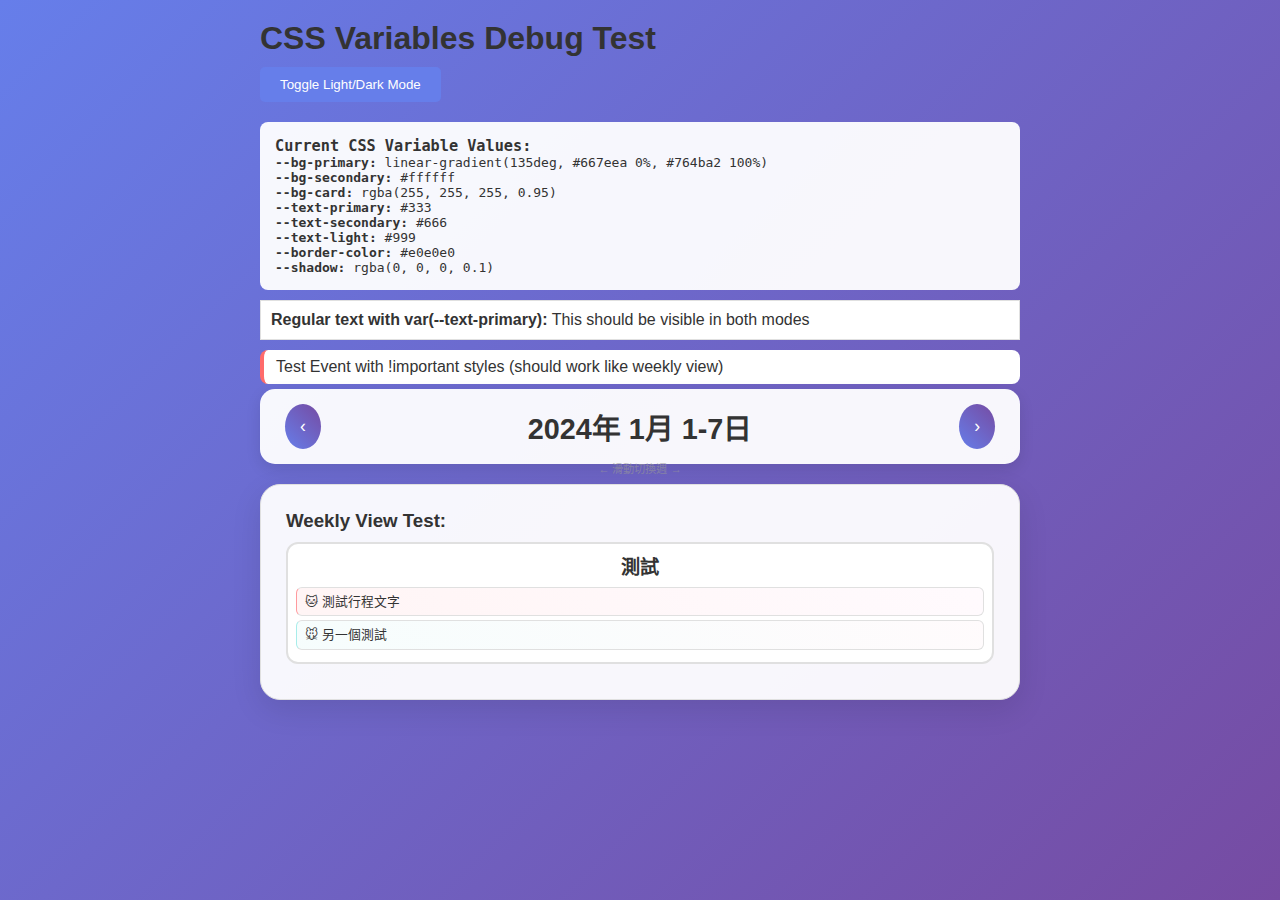
<file: debug-test.html>
<!DOCTYPE html>
<html lang="zh-TW">
<head>
    <meta charset="UTF-8">
    <meta name="viewport" content="width=device-width, initial-scale=1.0">
    <title>CSS Variables Debug Test</title>
    <link rel="stylesheet" href="styles.css?v=6">
    <style>
        .debug-container {
            padding: 20px;
            max-width: 800px;
            margin: 0 auto;
        }
        .debug-item {
            margin: 10px 0;
            padding: 10px;
            border: 1px solid var(--border-color);
            background: var(--bg-secondary);
            color: var(--text-primary);
        }
        .test-event {
            background: var(--bg-secondary) !important;
            color: var(--text-primary) !important;
            padding: 8px 12px;
            margin: 5px 0;
            border-radius: 8px;
            border-left: 4px solid #ff6b6b;
        }
        .variable-values {
            font-family: monospace;
            background: var(--bg-card);
            padding: 15px;
            margin: 10px 0;
            border-radius: 8px;
        }
    </style>
</head>
<body>
    <div class="debug-container">
        <h1>CSS Variables Debug Test</h1>

        <button onclick="toggleMode()" style="padding: 10px 20px; margin: 10px 0; background: #667eea; color: white; border: none; border-radius: 5px; cursor: pointer;">
            Toggle Light/Dark Mode
        </button>

        <div class="variable-values">
            <h3>Current CSS Variable Values:</h3>
            <div id="variableDisplay"></div>
        </div>

        <div class="debug-item">
            <strong>Regular text with var(--text-primary):</strong> This should be visible in both modes
        </div>

        <div class="test-event">
            Test Event with !important styles (should work like weekly view)
        </div>

        <div class="calendar-controls">
            <button class="nav-btn">‹</button>
            <h2 id="currentPeriod">2024年 1月 1-7日</h2>
            <button class="nav-btn">›</button>
        </div>

        <div class="calendar-wrapper week-view" style="margin-top: 20px;">
            <h3>Weekly View Test:</h3>
            <div class="calendar-day" style="min-height: auto; margin: 10px 0;">
                <div class="day-number">測試</div>
                <div class="day-events">
                    <div class="day-event-item cat-event">🐱 測試行程文字</div>
                    <div class="day-event-item mouse-event">🐭 另一個測試</div>
                </div>
            </div>
        </div>
    </div>

    <script>
        function toggleMode() {
            const current = document.documentElement.getAttribute('data-theme');
            const newTheme = current === 'dark' ? null : 'dark';
            document.documentElement.setAttribute('data-theme', newTheme || '');
            updateVariableDisplay();
            console.log('Mode:', newTheme || 'light');
        }

        function updateVariableDisplay() {
            const computedStyle = getComputedStyle(document.documentElement);
            const variables = [
                '--bg-primary',
                '--bg-secondary',
                '--bg-card',
                '--text-primary',
                '--text-secondary',
                '--text-light',
                '--border-color',
                '--shadow'
            ];

            let html = '';
            variables.forEach(varName => {
                const value = computedStyle.getPropertyValue(varName).trim();
                html += `<div><strong>${varName}:</strong> ${value}</div>`;
            });

            document.getElementById('variableDisplay').innerHTML = html;
        }

        // Initialize
        updateVariableDisplay();
    </script>
</body>
</html>
</file>
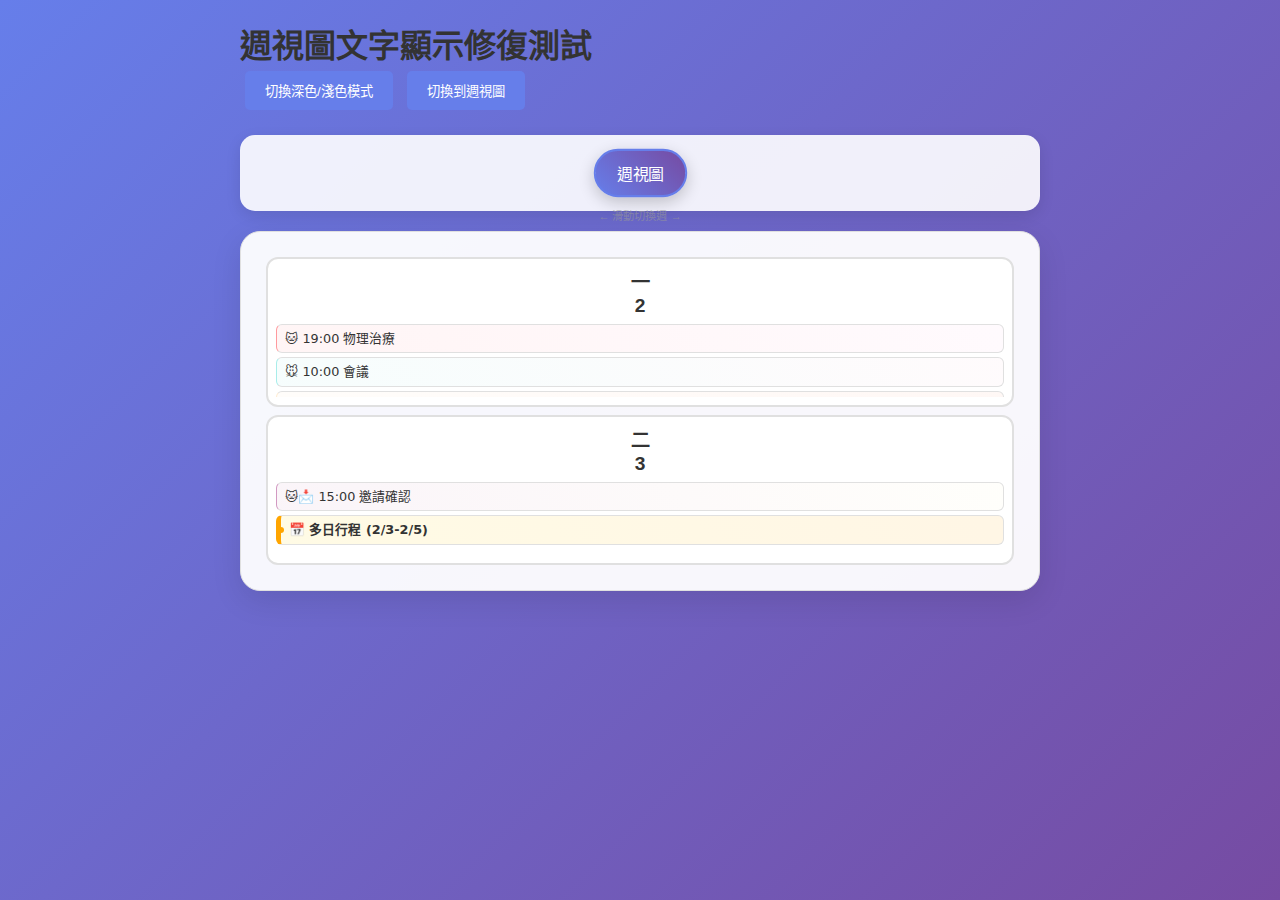
<file: test-fix.html>
<!DOCTYPE html>
<html lang="zh-TW">
<head>
    <meta charset="UTF-8">
    <meta name="viewport" content="width=device-width, initial-scale=1.0">
    <title>Weekly View Text Fix Test</title>
    <link rel="stylesheet" href="styles.css?v=3">
    <style>
        body { padding: 20px; }
        .test-controls { margin-bottom: 20px; }
        .test-button {
            padding: 10px 20px;
            margin: 5px;
            background: #667eea;
            color: white;
            border: none;
            border-radius: 5px;
            cursor: pointer;
        }
        .test-container {
            max-width: 800px;
            margin: 0 auto;
        }
        .calendar-wrapper {
            margin-top: 20px;
        }
    </style>
</head>
<body>
    <div class="test-container">
        <h1>週視圖文字顯示修復測試</h1>

        <div class="test-controls">
            <button class="test-button" onclick="toggleTheme()">切換深色/淺色模式</button>
            <button class="test-button" onclick="switchToWeekView()">切換到週視圖</button>
        </div>

        <div class="view-selector">
            <button id="weekView" class="view-btn active" data-view="week">
                週視圖
            </button>
        </div>

        <div class="calendar-wrapper week-view">
            <div class="calendar-grid" style="display: flex; flex-direction: column; gap: 8px;">
                <div class="calendar-day">
                    <div class="day-number">一<br/>2</div>
                    <div class="day-events">
                        <div class="day-event-item cat-event">🐱 19:00 物理治療</div>
                        <div class="day-event-item mouse-event">🐭 10:00 會議</div>
                        <div class="day-event-item shared-event">🤝 14:00 共同行程</div>
                    </div>
                </div>

                <div class="calendar-day">
                    <div class="day-number">二<br/>3</div>
                    <div class="day-events">
                        <div class="day-event-item pending-event">🐱📩 15:00 邀請確認</div>
                        <div class="day-event-item multi-day-event">📅 多日行程 (2/3-2/5)</div>
                    </div>
                </div>
            </div>
        </div>
    </div>

    <script>
        function toggleTheme() {
            const currentTheme = document.documentElement.getAttribute('data-theme');
            const newTheme = currentTheme === 'dark' ? null : 'dark';
            document.documentElement.setAttribute('data-theme', newTheme || '');
            console.log('主題切換到:', newTheme || 'light');
        }

        function switchToWeekView() {
            document.querySelector('.calendar-wrapper').classList.add('week-view');
            console.log('切換到週視圖');
        }

        // 初始化週視圖
        switchToWeekView();
    </script>
</body>
</html>
</file>
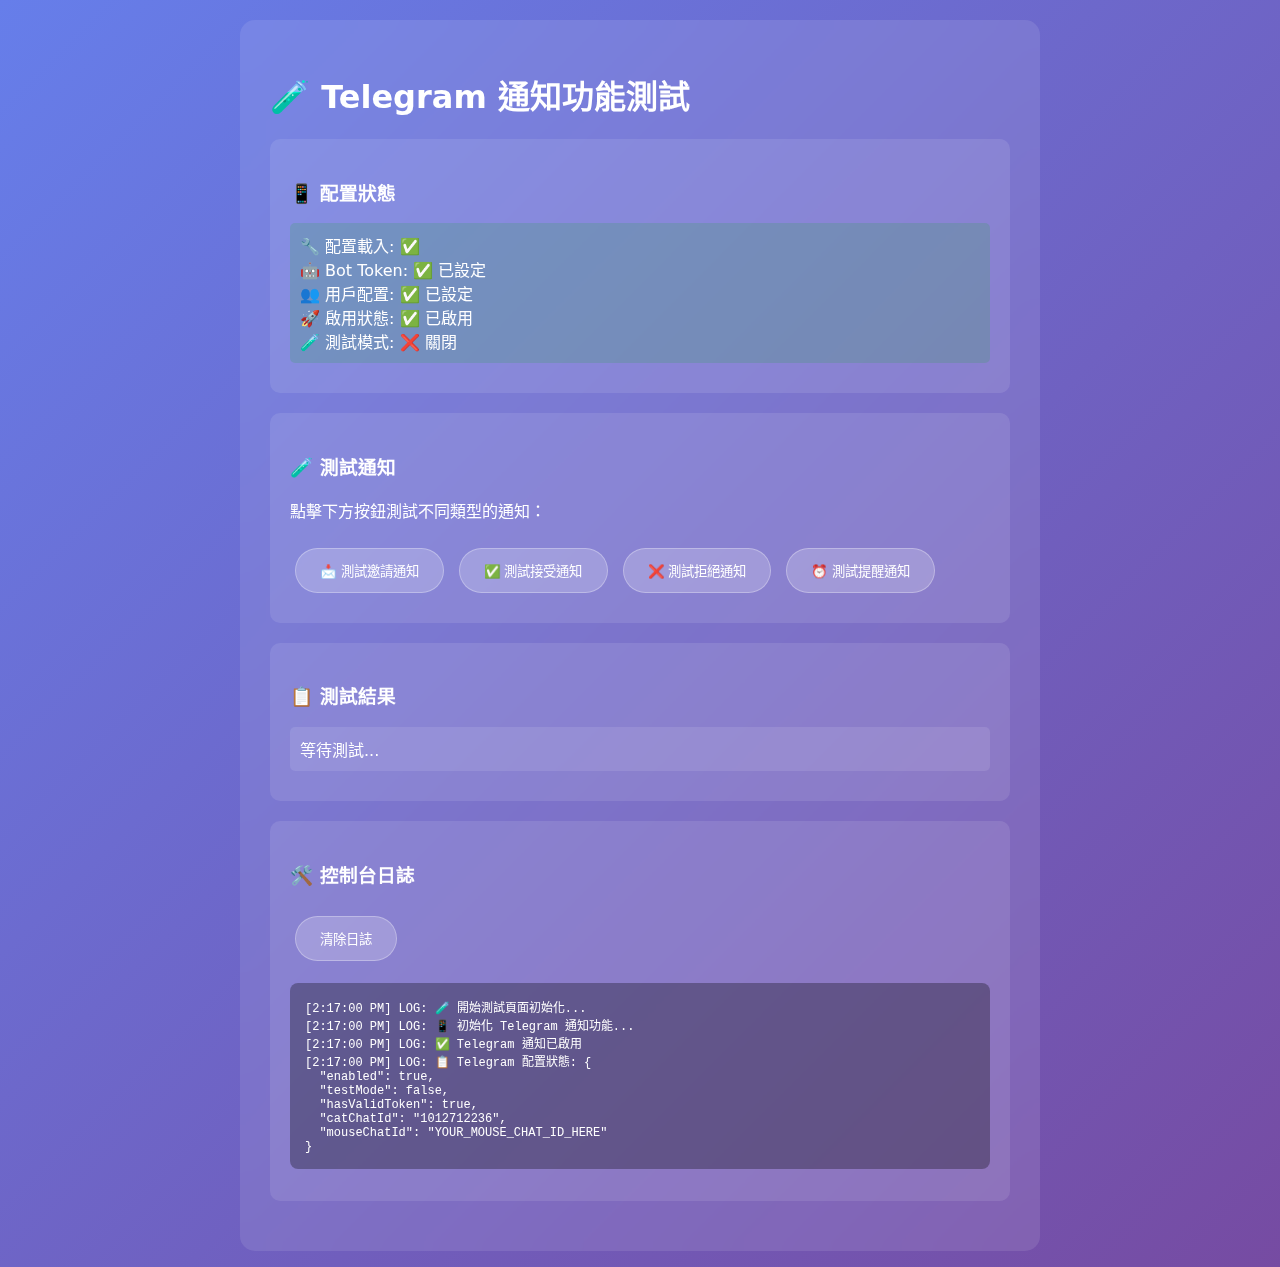
<file: test-telegram.html>
<!DOCTYPE html>
<html lang="zh-TW">
<head>
    <meta charset="UTF-8">
    <meta name="viewport" content="width=device-width, initial-scale=1.0">
    <title>🧪 Telegram 通知測試</title>
    <style>
        body {
            font-family: system-ui, -apple-system, sans-serif;
            max-width: 800px;
            margin: 0 auto;
            padding: 20px;
            background: linear-gradient(135deg, #667eea 0%, #764ba2 100%);
            color: white;
            min-height: 100vh;
        }
        .container {
            background: rgba(255,255,255,0.1);
            padding: 30px;
            border-radius: 15px;
            backdrop-filter: blur(10px);
        }
        .test-section {
            margin: 20px 0;
            padding: 20px;
            background: rgba(255,255,255,0.1);
            border-radius: 10px;
        }
        button {
            background: rgba(255,255,255,0.2);
            color: white;
            border: 1px solid rgba(255,255,255,0.3);
            padding: 12px 24px;
            border-radius: 25px;
            cursor: pointer;
            margin: 10px 5px;
            transition: all 0.3s ease;
        }
        button:hover {
            background: rgba(255,255,255,0.3);
            transform: translateY(-2px);
        }
        .status {
            margin: 10px 0;
            padding: 10px;
            border-radius: 5px;
            background: rgba(255,255,255,0.1);
        }
        pre {
            background: rgba(0,0,0,0.3);
            padding: 15px;
            border-radius: 8px;
            overflow-x: auto;
            white-space: pre-wrap;
            font-size: 12px;
        }
    </style>
</head>
<body>
    <div class="container">
        <h1>🧪 Telegram 通知功能測試</h1>

        <div class="test-section">
            <h3>📱 配置狀態</h3>
            <div id="configStatus" class="status">載入中...</div>
        </div>

        <div class="test-section">
            <h3>🧪 測試通知</h3>
            <p>點擊下方按鈕測試不同類型的通知：</p>

            <button onclick="testInvitation()">📩 測試邀請通知</button>
            <button onclick="testAccepted()">✅ 測試接受通知</button>
            <button onclick="testRejected()">❌ 測試拒絕通知</button>
            <button onclick="testReminder()">⏰ 測試提醒通知</button>
        </div>

        <div class="test-section">
            <h3>📋 測試結果</h3>
            <div id="testResults" class="status">等待測試...</div>
        </div>

        <div class="test-section">
            <h3>🛠️ 控制台日誌</h3>
            <button onclick="clearLog()">清除日誌</button>
            <pre id="consoleLog"></pre>
        </div>
    </div>

    <!-- 載入配置文件 -->
    <script src="telegram-config.js"></script>

    <script>
        // 模擬一些必要的全域變數和函數
        let currentUser = 'cat';
        let telegramConfig = null;
        let isTelegramEnabled = false;

        // 重定向 console.log 到頁面
        const originalLog = console.log;
        const originalError = console.error;
        const originalWarn = console.warn;

        function logToPage(type, ...args) {
            const logElement = document.getElementById('consoleLog');
            const timestamp = new Date().toLocaleTimeString();
            const message = args.map(arg =>
                typeof arg === 'object' ? JSON.stringify(arg, null, 2) : String(arg)
            ).join(' ');

            logElement.textContent += `[${timestamp}] ${type.toUpperCase()}: ${message}\n`;
            logElement.scrollTop = logElement.scrollHeight;

            // 也輸出到真實的控制台
            if (type === 'log') originalLog(...args);
            else if (type === 'error') originalError(...args);
            else if (type === 'warn') originalWarn(...args);
        }

        console.log = (...args) => logToPage('log', ...args);
        console.error = (...args) => logToPage('error', ...args);
        console.warn = (...args) => logToPage('warn', ...args);

        // 模擬通知函數
        function showNotification(message, type = 'info') {
            console.log(`通知 (${type}): ${message}`);

            const resultDiv = document.getElementById('testResults');
            resultDiv.innerHTML += `<div style="margin: 5px 0; padding: 8px; background: rgba(255,255,255,0.1); border-radius: 5px;">
                <strong>${type.toUpperCase()}:</strong> ${message}
            </div>`;
        }

        // 初始化 Telegram 通知
        function initializeTelegram() {
            console.log('📱 初始化 Telegram 通知功能...');

            try {
                // 檢查配置是否載入
                const config = window.TELEGRAM_CONFIG;
                if (!config) {
                    console.warn('⚠️ Telegram 配置未載入');
                    return;
                }

                telegramConfig = config;

                // 檢查是否啟用和配置是否完整
                if (config.enabled && config.botToken !== 'YOUR_BOT_TOKEN_HERE') {
                    isTelegramEnabled = true;
                    console.log('✅ Telegram 通知已啟用');
                } else if (config.testMode) {
                    telegramConfig = window.TELEGRAM_DEMO_CONFIG || config;
                    console.log('🧪 Telegram 測試模式啟用');
                } else {
                    console.log('⏸️ Telegram 通知未啟用（需要設定 botToken）');
                }

                // 顯示配置狀態
                console.log('📋 Telegram 配置狀態:', {
                    enabled: config.enabled,
                    testMode: config.testMode,
                    hasValidToken: config.botToken !== 'YOUR_BOT_TOKEN_HERE',
                    catChatId: config.users?.cat?.chatId,
                    mouseChatId: config.users?.mouse?.chatId
                });

            } catch (error) {
                console.error('❌ Telegram 初始化失敗:', error);
            }
        }

        // 發送 Telegram 通知
        async function sendTelegramNotification(toUser, messageType, fromUser = null, event = null, extraData = null) {
            if (!telegramConfig || (!isTelegramEnabled && !telegramConfig.testMode)) {
                console.log('📱 Telegram 通知未啟用，跳過發送');
                return false;
            }

            try {
                const userConfig = telegramConfig.users[toUser];
                if (!userConfig) {
                    console.error('❌ 找不到用戶配置:', toUser);
                    return false;
                }

                // 生成訊息內容
                const messageTemplate = telegramConfig.messages[messageType];
                if (!messageTemplate) {
                    console.error('❌ 找不到訊息模板:', messageType);
                    return false;
                }

                let messageText;
                switch (messageType) {
                    case 'invitation':
                    case 'accepted':
                    case 'rejected':
                        messageText = messageTemplate.template(fromUser, event);
                        break;
                    case 'reminder':
                        messageText = messageTemplate.template(event, extraData);
                        break;
                    default:
                        messageText = '未知通知類型';
                }

                // 測試模式：只顯示通知，不實際發送
                if (telegramConfig.testMode || !isTelegramEnabled) {
                    console.log('🧪 Telegram 測試通知:', {
                        to: userConfig.name,
                        chatId: userConfig.chatId,
                        type: messageType,
                        message: messageText
                    });

                    // 顯示測試通知彈窗
                    showTelegramTestNotification(userConfig.name, messageTemplate.title, messageText);
                    return true;
                }

                // 實際發送邏輯（在測試頁面中不實際執行）
                console.log('📤 實際模式下會發送到 Telegram API');
                showNotification(`會發送 Telegram 通知給 ${userConfig.name}`, 'success');
                return true;

            } catch (error) {
                console.error('❌ Telegram 通知發送錯誤:', error);
                showNotification('Telegram 通知發送錯誤', 'error');
                return false;
            }
        }

        // 顯示測試模式的通知彈窗
        function showTelegramTestNotification(toUser, title, message) {
            const notification = document.createElement('div');
            notification.style.cssText = `
                position: fixed;
                top: 50%;
                left: 50%;
                transform: translate(-50%, -50%);
                background: linear-gradient(135deg, #667eea 0%, #764ba2 100%);
                color: white;
                padding: 25px;
                border-radius: 15px;
                z-index: 10000;
                max-width: 400px;
                box-shadow: 0 10px 30px rgba(0,0,0,0.3);
                border: 3px solid #4a90e2;
            `;

            notification.innerHTML = `
                <div style="text-align: center; margin-bottom: 15px;">
                    <h3 style="margin: 0; font-size: 18px;">
                        📱 Telegram 測試通知
                    </h3>
                    <p style="margin: 5px 0; opacity: 0.9; font-size: 14px;">
                        發送給：${toUser}
                    </p>
                </div>

                <div style="background: rgba(255,255,255,0.1); padding: 15px; border-radius: 10px; margin: 15px 0;">
                    <h4 style="margin: 0 0 10px 0; font-size: 16px;">${title}</h4>
                    <pre style="white-space: pre-wrap; font-family: inherit; margin: 0; line-height: 1.4;">${message}</pre>
                </div>

                <div style="text-align: center; margin-top: 15px;">
                    <button onclick="this.closest('div').remove()" style="
                        background: rgba(255,255,255,0.2);
                        color: white;
                        border: 1px solid rgba(255,255,255,0.3);
                        padding: 10px 20px;
                        border-radius: 25px;
                        cursor: pointer;
                        transition: all 0.3s ease;
                    ">
                        ✅ 我知道了
                    </button>
                </div>
            `;

            document.body.appendChild(notification);

            // 5秒後自動關閉
            setTimeout(() => {
                if (notification.parentNode) {
                    notification.parentNode.removeChild(notification);
                }
            }, 5000);
        }

        // 初始化函數
        function initPage() {
            console.log('🧪 開始測試頁面初始化...');

            try {
                initializeTelegram();
                updateConfigStatus();
            } catch (error) {
                console.error('初始化錯誤:', error);
            }
        }

        // 更新配置狀態顯示
        function updateConfigStatus() {
            const statusDiv = document.getElementById('configStatus');

            if (!window.TELEGRAM_CONFIG) {
                statusDiv.innerHTML = '❌ Telegram 配置未載入';
                statusDiv.style.background = 'rgba(220, 53, 69, 0.2)';
                return;
            }

            const config = window.TELEGRAM_CONFIG;
            const hasValidToken = config.botToken && config.botToken !== 'YOUR_BOT_TOKEN_HERE';
            const hasValidUsers = config.users && config.users.cat && config.users.mouse;

            let statusHtml = '<div>';
            statusHtml += `<div>🔧 配置載入: ✅</div>`;
            statusHtml += `<div>🤖 Bot Token: ${hasValidToken ? '✅ 已設定' : '❌ 未設定'}</div>`;
            statusHtml += `<div>👥 用戶配置: ${hasValidUsers ? '✅ 已設定' : '❌ 未設定'}</div>`;
            statusHtml += `<div>🚀 啟用狀態: ${config.enabled ? '✅ 已啟用' : '⏸️ 未啟用'}</div>`;
            statusHtml += `<div>🧪 測試模式: ${config.testMode ? '✅ 啟用' : '❌ 關閉'}</div>`;
            statusHtml += '</div>';

            statusDiv.innerHTML = statusHtml;

            if (config.enabled || config.testMode) {
                statusDiv.style.background = 'rgba(40, 167, 69, 0.2)';
            } else {
                statusDiv.style.background = 'rgba(255, 193, 7, 0.2)';
            }
        }

        // 測試函數們
        function testInvitation() {
            console.log('🧪 測試邀請通知...');

            const mockEvent = {
                title: '一起看電影',
                date: '2024-12-20',
                time: '19:00',
                description: '看最新上映的浪漫電影 🎬'
            };

            sendTelegramNotification('mouse', 'invitation', 'cat', mockEvent);
        }

        function testAccepted() {
            console.log('🧪 測試接受通知...');

            const mockEvent = {
                title: '公園散步',
                date: '2024-12-21',
                time: '10:00',
                description: '在公園裡享受美好時光 🌳'
            };

            sendTelegramNotification('cat', 'accepted', 'mouse', mockEvent);
        }

        function testRejected() {
            console.log('🧪 測試拒絕通知...');

            const mockEvent = {
                title: '爬山活動',
                date: '2024-12-22',
                time: '06:00',
                description: '早起爬山看日出 🌅'
            };

            sendTelegramNotification('cat', 'rejected', 'mouse', mockEvent);
        }

        function testReminder() {
            console.log('🧪 測試提醒通知...');

            const mockEvent = {
                title: '約會晚餐',
                date: '2024-12-23',
                time: '18:30',
                description: '在那家新開的餐廳 🍽️'
            };

            sendTelegramNotification('mouse', 'reminder', null, mockEvent, '1小時');
        }

        function clearLog() {
            document.getElementById('consoleLog').textContent = '';
            document.getElementById('testResults').innerHTML = '日誌已清除...';
        }

        // 獲取對方用戶
        function getOtherUser(user) {
            return user === 'cat' ? 'mouse' : 'cat';
        }

        // 頁面載入後初始化
        window.addEventListener('DOMContentLoaded', initPage);
    </script>
</body>
</html>
</file>
<file: styles.css>
/* CSS 變數定義 */
:root {
    /* 淺色模式變數 */
    --bg-primary: linear-gradient(135deg, #667eea 0%, #764ba2 100%);
    --bg-secondary: #ffffff;
    --bg-card: rgba(255, 255, 255, 0.95);
    --text-primary: #333;
    --text-secondary: #666;
    --text-light: #999;
    --border-color: #e0e0e0;
    --shadow: rgba(0, 0, 0, 0.1);
    --shadow-hover: rgba(0, 0, 0, 0.15);
}

/* 深色模式變數 */
[data-theme="dark"] {
    --bg-primary: linear-gradient(135deg, #2c3e50 0%, #34495e 100%);
    --bg-secondary: #1e1e1e;
    --bg-card: rgba(40, 40, 40, 0.95);
    --text-primary: #e0e0e0;
    --text-secondary: #b0b0b0;
    --text-light: #888;
    --border-color: #444;
    --shadow: rgba(0, 0, 0, 0.3);
    --shadow-hover: rgba(0, 0, 0, 0.4);
}

/* 基礎樣式 */
* {
    margin: 0;
    padding: 0;
    box-sizing: border-box;
}

body {
    font-family: 'Segoe UI', Tahoma, Geneva, Verdana, sans-serif;
    background: var(--bg-primary);
    min-height: 100vh;
    color: var(--text-primary);
    transition: all 0.3s ease;
}

.container {
    max-width: 1200px;
    margin: 0 auto;
    padding: 20px;
}

/* 標題區域 */
.header {
    text-align: center;
    margin-bottom: 30px;
    background: var(--bg-card);
    padding: 25px;
    border-radius: 20px;
    box-shadow: 0 10px 30px var(--shadow);
    backdrop-filter: blur(10px);
    border: 1px solid var(--border-color);
    position: relative;
}

.header h1 {
    font-size: 2.5em;
    margin-bottom: 20px;
    background: linear-gradient(45deg, #ff6b6b, #4ecdc4);
    -webkit-background-clip: text;
    -webkit-text-fill-color: transparent;
    background-clip: text;
}

.cat-icon, .mouse-icon {
    font-size: 1.2em;
    animation: bounce 2s infinite;
}

.mouse-icon {
    animation-delay: 1s;
}

@keyframes bounce {
    0%, 20%, 50%, 80%, 100% {
        transform: translateY(0);
    }
    40% {
        transform: translateY(-10px);
    }
    60% {
        transform: translateY(-5px);
    }
}

/* 用戶選擇器 */
.user-selector {
    display: flex;
    gap: 15px;
    justify-content: center;
}

.user-btn {
    padding: 12px 24px;
    border: none;
    border-radius: 25px;
    font-size: 1.1em;
    cursor: pointer;
    transition: all 0.3s ease;
    background: #f8f9fa;
    color: #666;
}

.user-btn.active {
    transform: scale(1.05);
    box-shadow: 0 5px 15px rgba(0, 0, 0, 0.2);
}

.user-btn[data-user="cat"].active {
    background: linear-gradient(45deg, #ff9a9e, #fecfef);
    color: #fff;
}

.user-btn[data-user="mouse"].active {
    background: linear-gradient(45deg, #a8edea, #fed6e3);
    color: #fff;
}

/* Google Calendar 連動區域 */
.google-calendar-section {
    margin-top: 20px;
    padding: 15px;
    background: rgba(255, 255, 255, 0.1);
    border-radius: 15px;
    border: 1px solid rgba(255, 255, 255, 0.2);
    backdrop-filter: blur(10px);
}

.google-calendar-status {
    text-align: center;
    margin-bottom: 10px;
    font-size: 0.9em;
    font-weight: 500;
    color: var(--text-secondary);
}

.google-calendar-status.connected {
    color: #28a745;
    font-weight: 600;
}

.google-calendar-status.syncing {
    color: #ffc107;
    font-weight: 600;
}

.google-btn {
    padding: 8px 16px;
    border: none;
    border-radius: 20px;
    font-size: 0.9em;
    cursor: pointer;
    transition: all 0.3s ease;
    margin: 0 5px;
    display: inline-flex;
    align-items: center;
    gap: 6px;
    font-weight: 500;
    background: #4285f4;
    color: white;
    box-shadow: 0 2px 8px rgba(66, 133, 244, 0.3);
}

.google-btn:hover {
    transform: translateY(-1px);
    box-shadow: 0 4px 12px rgba(66, 133, 244, 0.4);
}

.google-btn.sync-btn {
    background: #34a853;
    box-shadow: 0 2px 8px rgba(52, 168, 83, 0.3);
}

.google-btn.sync-btn:hover {
    box-shadow: 0 4px 12px rgba(52, 168, 83, 0.4);
}

.google-btn.disconnect-btn {
    background: #ea4335;
    box-shadow: 0 2px 8px rgba(234, 67, 53, 0.3);
}

.google-btn.disconnect-btn:hover {
    box-shadow: 0 4px 12px rgba(234, 67, 53, 0.4);
}

.google-btn:disabled {
    opacity: 0.6;
    cursor: not-allowed;
    transform: none;
}

.google-btn i {
    font-size: 1em;
}

/* 深色模式切換按鈕 */
.theme-toggle {
    position: absolute;
    top: 20px;
    right: 20px;
}

.theme-btn {
    background: var(--bg-card);
    border: 2px solid var(--border-color);
    border-radius: 50%;
    width: 44px;
    height: 44px;
    cursor: pointer;
    display: flex;
    align-items: center;
    justify-content: center;
    transition: all 0.3s ease;
    backdrop-filter: blur(10px);
    color: var(--text-primary);
}

.theme-btn:hover {
    transform: scale(1.1);
    background: var(--bg-secondary);
    box-shadow: 0 4px 12px var(--shadow-hover);
}

.theme-icon {
    font-size: 20px;
    transition: transform 0.3s ease;
}

.theme-btn:hover .theme-icon {
    transform: rotate(15deg);
}

/* 視圖選擇器 */
.view-selector {
    display: flex;
    justify-content: center;
    gap: 10px;
    margin-bottom: 20px;
    background: rgba(255, 255, 255, 0.9);
    padding: 15px;
    border-radius: 15px;
    box-shadow: 0 5px 15px rgba(0, 0, 0, 0.1);
}

.view-btn {
    padding: 10px 20px;
    border: 2px solid #e9ecef;
    border-radius: 25px;
    background: #fff;
    color: #666;
    font-size: 0.95em;
    cursor: pointer;
    transition: all 0.3s ease;
    display: flex;
    align-items: center;
    gap: 8px;
}

.view-btn:hover {
    border-color: #667eea;
    transform: translateY(-1px);
}

.view-btn.active {
    background: linear-gradient(45deg, #667eea, #764ba2);
    color: white;
    border-color: #667eea;
    transform: scale(1.05);
    box-shadow: 0 5px 15px rgba(0, 0, 0, 0.2);
}

/* 日曆控制區域 */
.calendar-controls {
    display: flex;
    justify-content: space-between;
    align-items: center;
    margin-bottom: 20px;
    background: var(--bg-card);
    padding: 15px 25px;
    border-radius: 15px;
    box-shadow: 0 5px 15px var(--shadow);
}

.nav-btn {
    background: linear-gradient(45deg, #667eea, #764ba2);
    color: white;
    border: none;
    padding: 12px 15px;
    border-radius: 50%;
    cursor: pointer;
    transition: all 0.3s ease;
    font-size: 1.1em;
}

.nav-btn:hover {
    transform: scale(1.1);
    box-shadow: 0 5px 15px rgba(0, 0, 0, 0.2);
}

#currentPeriod {
    font-size: 1.8em;
    font-weight: 600;
    color: var(--text-primary);
}

/* 日曆區域 */
.calendar-wrapper {
    background: var(--bg-card);
    border-radius: 20px;
    padding: 25px;
    box-shadow: 0 10px 30px var(--shadow);
    margin-bottom: 25px;
    border: 1px solid var(--border-color);
}

.weekdays {
    display: grid;
    grid-template-columns: repeat(7, 1fr);
    gap: 10px;
    margin-bottom: 15px;
}

.weekday {
    text-align: center;
    font-weight: 600;
    padding: 15px;
    background: linear-gradient(45deg, #667eea, #764ba2);
    color: white;
    border-radius: 10px;
    font-size: 1.1em;
}

.calendar-grid {
    display: grid;
    grid-template-columns: repeat(7, 1fr);
    gap: 10px;
}

/* 週視圖樣式 */
.calendar-wrapper.week-view {
    position: relative;
}

.calendar-wrapper.week-view::before {
    content: '← 滑動切換週 →';
    position: absolute;
    top: -25px;
    left: 50%;
    transform: translateX(-50%);
    font-size: 0.7em;
    color: var(--text-light);
    opacity: 0.6;
    pointer-events: none;
    z-index: 1;
}

.calendar-wrapper.week-view .calendar-day {
    min-height: 150px;
    max-height: 150px;
}

.calendar-wrapper.week-view .day-event-item {
    font-size: 0.8em;
    padding: 6px 8px;
    margin-bottom: 4px;
}

.calendar-wrapper.week-view .day-number {
    font-size: 1.2em;
}

/* 週視圖手機優化 - 垂直佈局 */
@media (max-width: 768px) {
    .calendar-wrapper.week-view::before {
        display: none; /* 手機版隱藏滑動提示 */
    }

    .calendar-wrapper.week-view .weekdays {
        display: none; /* 隱藏星期標題，因為每個日期方格會顯示完整日期 */
    }

    .calendar-wrapper.week-view .calendar-grid {
        display: flex;
        flex-direction: column;
        gap: 8px;
    }

    .calendar-wrapper.week-view .calendar-day {
        min-height: 80px;
        max-height: none;
        padding: 12px;
        display: flex;
        align-items: flex-start;
        border-radius: 12px;
        box-shadow: 0 2px 8px rgba(0, 0, 0, 0.1);
    }

    .calendar-wrapper.week-view .day-number {
        font-size: 0.9em;
        font-weight: bold;
        min-width: 60px;
        text-align: center;
        margin-right: 12px;
        margin-bottom: 0;
        padding: 8px;
        background: #667eea;
        color: white;
        border-radius: 8px;
        flex-shrink: 0;
        line-height: 1.2;
        display: flex;
        flex-direction: column;
        justify-content: center;
        align-items: center;
        box-shadow: 0 2px 8px rgba(102, 126, 234, 0.3);
    }

    .calendar-wrapper.week-view .day-events {
        flex: 1;
        margin-top: 0;
        display: flex;
        flex-direction: column;
        gap: 4px;
    }

    .calendar-wrapper.week-view .day-event-item {
        font-size: 0.85em;
        padding: 8px 12px;
        margin-bottom: 0;
        border-radius: 8px;
        background: var(--bg-secondary) !important;
        box-shadow: 0 2px 8px var(--shadow);
        border-left-width: 4px;
        color: var(--text-primary) !important;
        font-weight: 600;
    }

    .calendar-wrapper.week-view .calendar-day.today .day-number {
        background: #ff6b6b;
        box-shadow: 0 2px 12px rgba(255, 107, 107, 0.4);
        color: white;
        font-weight: 900;
    }

    /* 週視圖中不同類型行程的顏色優化 */
    .calendar-wrapper.week-view .day-event-item.cat-event {
        border-left-color: #ff6b6b;
        background: linear-gradient(90deg, rgba(255, 107, 107, 0.08) 0%, var(--bg-secondary) 20%);
    }

    .calendar-wrapper.week-view .day-event-item.mouse-event {
        border-left-color: #4ecdc4;
        background: linear-gradient(90deg, rgba(78, 205, 196, 0.08) 0%, var(--bg-secondary) 20%);
    }

    .calendar-wrapper.week-view .day-event-item.shared-event {
        border-left-color: #ffa500;
        background: linear-gradient(90deg, rgba(255, 165, 0, 0.08) 0%, var(--bg-secondary) 20%);
    }

    .calendar-wrapper.week-view .day-event-item.pending-event {
        border-left-color: #9b59b6;
        background: linear-gradient(90deg, rgba(155, 89, 182, 0.08) 0%, var(--bg-secondary) 20%);
        animation: pulse 2s infinite;
    }

    .calendar-wrapper.week-view .day-event-item.multi-day-event {
        border-left-color: #f39c12;
        background: linear-gradient(90deg, rgba(243, 156, 18, 0.08) 0%, var(--bg-secondary) 20%);
        font-weight: 700;
    }
}

@media (max-width: 480px) {
    .calendar-wrapper.week-view .calendar-day {
        padding: 10px;
    }

    .calendar-wrapper.week-view .day-number {
        font-size: 1em;
        min-width: 50px;
        margin-right: 10px;
        padding: 6px;
        font-weight: 900;
        box-shadow: 0 3px 10px rgba(102, 126, 234, 0.4);
    }

    .calendar-wrapper.week-view .calendar-day.today .day-number {
        box-shadow: 0 3px 15px rgba(255, 107, 107, 0.5);
        font-weight: 900;
    }

    .calendar-wrapper.week-view .day-event-item {
        font-size: 0.8em;
        padding: 6px 10px;
        font-weight: 700;
        box-shadow: 0 3px 10px rgba(0, 0, 0, 0.2);
    }
}

.calendar-day {
    display: flex;
    flex-direction: column;
    justify-content: flex-start;
    align-items: stretch;
    padding: 8px;
    border: 2px solid var(--border-color);
    border-radius: 12px;
    cursor: pointer;
    transition: all 0.3s ease;
    background: var(--bg-secondary);
    color: var(--text-primary);
    position: relative;
    min-height: 120px;
    max-height: 120px;
    overflow: hidden;
}

.calendar-day:hover {
    border-color: #667eea;
    transform: translateY(-2px);
    box-shadow: 0 5px 15px var(--shadow-hover);
}

.calendar-day.other-month {
    opacity: 0.3;
}

.calendar-day.today {
    background: linear-gradient(135deg, #667eea 0%, #764ba2 100%);
    color: white;
    font-weight: bold;
    box-shadow: 0 4px 15px rgba(102, 126, 234, 0.25);
    border: 2px solid rgba(255, 255, 255, 0.15);
    position: relative;
    overflow: hidden;
}

.calendar-day.today::before {
    content: '';
    position: absolute;
    top: 0;
    left: 0;
    right: 0;
    height: 2px;
    background: linear-gradient(90deg, #ffffff 0%, rgba(255, 255, 255, 0.6) 50%, #ffffff 100%);
    opacity: 0.8;
}

/* 國定假日樣式 */
.calendar-day.holiday {
    background: linear-gradient(135deg, #ff9a9e 0%, #fecfef 100%);
    border: 2px solid #ff6b9d;
}

.calendar-day.holiday.today {
    background: linear-gradient(135deg, #667eea 0%, #764ba2 100%);
    border: 2px solid rgba(255, 255, 255, 0.3);
    box-shadow: 0 2px 8px rgba(102, 126, 234, 0.4);
}

.holiday-name {
    font-size: 0.7em;
    color: #d63384;
    font-weight: bold;
    text-align: center;
    margin-top: 2px;
    padding: 2px 4px;
    background: rgba(255, 255, 255, 0.8);
    border-radius: 8px;
    line-height: 1.2;
}

.calendar-day.holiday .holiday-name {
    color: #8b1538;
    background: rgba(255, 255, 255, 0.9);
}

.calendar-day.holiday.today .holiday-name {
    color: white;
    background: rgba(255, 255, 255, 0.2);
}

.day-number {
    font-size: 1.1em;
    font-weight: 600;
    margin-bottom: 5px;
    text-align: center;
    flex-shrink: 0;
    color: var(--text-primary);
}

.event-indicator {
    width: 6px;
    height: 6px;
    border-radius: 50%;
    margin: 1px;
}

.event-indicators {
    display: flex;
    flex-wrap: wrap;
    justify-content: center;
    gap: 2px;
}

/* 日曆中的事件列表 */
.day-events {
    flex: 1;
    overflow-y: auto;
    margin-top: 2px;
    scrollbar-width: thin;
    scrollbar-color: rgba(102, 126, 234, 0.3) transparent;
}

.day-events::-webkit-scrollbar {
    width: 4px;
}

.day-events::-webkit-scrollbar-track {
    background: transparent;
}

.day-events::-webkit-scrollbar-thumb {
    background: rgba(102, 126, 234, 0.3);
    border-radius: 2px;
}

.day-events::-webkit-scrollbar-thumb:hover {
    background: rgba(102, 126, 234, 0.5);
}

.day-event-item {
    background: var(--bg-card);
    border-radius: 6px;
    padding: 4px 6px;
    margin-bottom: 3px;
    font-size: 0.75em;
    line-height: 1.2;
    cursor: pointer;
    transition: all 0.2s ease;
    border-left: 3px solid transparent;
    word-wrap: break-word;
    overflow: hidden;
    text-overflow: ellipsis;
    white-space: nowrap;
    font-family: system-ui, -apple-system, 'Segoe UI', sans-serif;
    color: var(--text-primary);
    border: 1px solid var(--border-color);
}

/* 當日事件項目的特殊樣式 */
.calendar-day.today .day-event-item {
    background: rgba(255, 255, 255, 0.15);
    border: 1px solid rgba(255, 255, 255, 0.2);
    color: white;
    backdrop-filter: blur(5px);
}

.calendar-day.today .day-event-item:hover {
    background: rgba(255, 255, 255, 0.25);
    transform: translateY(-1px);
    box-shadow: 0 2px 6px rgba(0, 0, 0, 0.1);
}

.day-event-item:hover {
    transform: scale(1.02);
    box-shadow: 0 2px 8px rgba(0, 0, 0, 0.15);
}

/* 拖拽相關樣式 */
.day-event-item[draggable="true"] {
    cursor: grab;
}

.day-event-item[draggable="true"]:active {
    cursor: grabbing;
}

.day-event-item.dragging {
    opacity: 0.5;
    transform: rotate(5deg) scale(1.05);
    z-index: 1000;
    box-shadow: 0 8px 25px rgba(0, 0, 0, 0.3);
}

.calendar-day.drag-over {
    background: linear-gradient(45deg, rgba(102, 126, 234, 0.1), rgba(118, 75, 162, 0.1));
    border-color: #667eea;
    transform: scale(1.02);
    box-shadow: 0 8px 25px rgba(102, 126, 234, 0.2);
}

.day-event-item.cat-event {
    border-left-color: #ff9a9e;
    background: linear-gradient(45deg, rgba(255, 154, 158, 0.1), rgba(254, 207, 239, 0.1));
}

.day-event-item.mouse-event {
    border-left-color: #a8edea;
    background: linear-gradient(45deg, rgba(168, 237, 234, 0.1), rgba(254, 214, 227, 0.1));
}

.day-event-item.shared-event {
    border-left-color: #ffecd2;
    background: linear-gradient(45deg, rgba(255, 236, 210, 0.1), rgba(252, 182, 159, 0.1));
}

.day-event-item.pending-event {
    border-left-color: #d299c2;
    background: linear-gradient(45deg, rgba(210, 153, 194, 0.1), rgba(254, 249, 215, 0.1));
    animation: pulse 2s infinite;
}

/* 多日行程樣式 */
.day-event-item.multi-day-event {
    border-left-width: 5px;
    font-weight: 600;
    background: linear-gradient(45deg, rgba(255, 215, 0, 0.1), rgba(255, 165, 0, 0.1));
    border-left-color: #ffa500;
    position: relative;
}

.day-event-item.multi-day-event::before {
    content: '';
    position: absolute;
    top: 50%;
    left: -3px;
    width: 6px;
    height: 6px;
    background: #ffa500;
    border-radius: 50%;
    transform: translateY(-50%);
}

/* Google Calendar 事件樣式 */
.day-event-item.google-event {
    border-left-color: #4285f4;
    background: linear-gradient(45deg, rgba(66, 133, 244, 0.1), rgba(52, 168, 83, 0.1));
    position: relative;
}

.day-event-item.google-event::after {
    content: '📅';
    position: absolute;
    top: 2px;
    right: 2px;
    font-size: 0.7em;
    opacity: 0.8;
}

.event-time {
    font-weight: 600;
    color: #666;
}

.event-title-short {
    color: var(--text-primary);
    margin-top: 1px;
}

/* 圖例 */
.legend {
    display: flex;
    justify-content: center;
    gap: 25px;
    background: var(--bg-card);
    padding: 20px;
    border-radius: 15px;
    margin-bottom: 20px;
    box-shadow: 0 5px 15px var(--shadow);
    border: 1px solid var(--border-color);
    flex-wrap: wrap;
}

/* 同步控制 */
.sync-controls {
    display: flex;
    justify-content: center;
    align-items: center;
    gap: 15px;
    background: var(--bg-card);
    padding: 15px;
    border-radius: 15px;
    margin-bottom: 20px;
    box-shadow: 0 5px 15px rgba(0, 0, 0, 0.1);
    flex-wrap: wrap;
}

.sync-status {
    display: flex;
    align-items: center;
    gap: 8px;
    padding: 8px 15px;
    border-radius: 20px;
    font-size: 0.9em;
    font-weight: 600;
    transition: all 0.3s ease;
}

.sync-status.connected {
    background: linear-gradient(45deg, #28a745, #20c997);
    color: white;
}

.sync-status.disconnected {
    background: linear-gradient(45deg, #dc3545, #c82333);
    color: white;
}

.sync-status.syncing {
    background: linear-gradient(45deg, #ffc107, #fd7e14);
    color: white;
}

.sync-status.syncing #syncIcon {
    animation: spin 1s linear infinite;
}

@keyframes spin {
    from { transform: rotate(0deg); }
    to { transform: rotate(360deg); }
}

/* 手機版新增按鈕 */
.mobile-add-btn {
    display: none; /* 預設隱藏，只在手機版顯示 */
    position: fixed;
    bottom: 20px;
    right: 20px;
    width: 56px;
    height: 56px;
    background: linear-gradient(135deg, #667eea 0%, #764ba2 100%);
    border: none;
    border-radius: 50%;
    color: white;
    font-size: 28px;
    font-weight: 300;
    cursor: pointer;
    z-index: 1000;
    box-shadow: 0 8px 20px rgba(102, 126, 234, 0.3);
    transition: all 0.3s cubic-bezier(0.4, 0, 0.2, 1);
    backdrop-filter: blur(10px);
    -webkit-tap-highlight-color: transparent;
}

.mobile-add-btn:hover {
    transform: translateY(-2px) scale(1.05);
    box-shadow: 0 12px 24px rgba(102, 126, 234, 0.4);
}

.mobile-add-btn:active {
    transform: translateY(0) scale(0.95);
    box-shadow: 0 4px 12px rgba(102, 126, 234, 0.3);
}

.mobile-add-btn .add-icon {
    display: flex;
    align-items: center;
    justify-content: center;
    width: 100%;
    height: 100%;
}

.legend-item {
    display: flex;
    align-items: center;
    gap: 8px;
    font-size: 0.95em;
    font-weight: 500;
    color: var(--text-primary);
}

.legend-color {
    width: 16px;
    height: 16px;
    border-radius: 50%;
}

.cat-event {
    background: linear-gradient(45deg, #ff9a9e, #fecfef);
}

.mouse-event {
    background: linear-gradient(45deg, #a8edea, #fed6e3);
}

.shared-event {
    background: linear-gradient(45deg, #ffecd2, #fcb69f);
}

.pending-event {
    background: linear-gradient(45deg, #d299c2, #fef9d7);
}

.holiday {
    background: linear-gradient(135deg, #ff9a9e 0%, #fecfef 100%);
    border: 1px solid #ff6b9d;
}

.google-event {
    background: linear-gradient(45deg, #4285f4, #34a853);
}

/* 彈窗樣式 */
.modal {
    display: none;
    position: fixed;
    z-index: 1000;
    left: 0;
    top: 0;
    width: 100%;
    height: 100%;
    background-color: rgba(0, 0, 0, 0.6);
    backdrop-filter: blur(5px);
    overflow-y: auto;
    padding: 20px 0;
}

.modal-content {
    background: var(--bg-card);
    color: var(--text-primary);
    margin: 0 auto;
    padding: 0;
    border-radius: 20px;
    width: 90%;
    max-width: 500px;
    max-height: calc(100vh - 40px);
    box-shadow: 0 20px 60px var(--shadow-hover);
    border: 1px solid var(--border-color);
    animation: modalSlideIn 0.3s ease;
    display: flex;
    flex-direction: column;
    position: relative;
}

@keyframes modalSlideIn {
    from {
        transform: translateY(-50px);
        opacity: 0;
    }
    to {
        transform: translateY(0);
        opacity: 1;
    }
}

.modal-header {
    display: flex;
    justify-content: space-between;
    align-items: center;
    padding: 25px;
    background: linear-gradient(45deg, #667eea, #764ba2);
    color: white;
    border-radius: 20px 20px 0 0;
}

.modal-header h3 {
    margin: 0;
    font-size: 1.4em;
}

.close {
    font-size: 28px;
    font-weight: bold;
    cursor: pointer;
    transition: transform 0.2s ease;
}

.close:hover {
    transform: scale(1.2);
}

.modal-body {
    padding: 30px;
    overflow-y: auto;
    flex: 1;
    min-height: 0;
}

/* 表單樣式 */
.form-group {
    margin-bottom: 20px;
}

.form-group label {
    display: block;
    margin-bottom: 8px;
    font-weight: 600;
    color: var(--text-primary);
}

.form-group input,
.form-group textarea,
.form-group select {
    width: 100%;
    padding: 12px;
    border: 2px solid var(--border-color);
    border-radius: 10px;
    font-size: 1em;
    transition: border-color 0.3s ease;
    font-family: inherit;
    background: var(--bg-secondary);
    color: var(--text-primary);
}

.form-group input:focus,
.form-group textarea:focus,
.form-group select:focus {
    outline: none;
    border-color: #667eea;
    box-shadow: 0 0 0 3px rgba(102, 126, 234, 0.1);
}

/* 按鈕樣式 */
.form-actions {
    display: flex;
    gap: 15px;
    justify-content: flex-end;
    margin-top: 25px;
    flex-shrink: 0;
    position: sticky;
    bottom: 0;
    background: var(--bg-card);
    padding: 15px 0 0 0;
    border-radius: 0 0 20px 20px;
}

.btn {
    padding: 12px 24px;
    border: none;
    border-radius: 8px;
    font-size: 1em;
    cursor: pointer;
    transition: all 0.3s ease;
    font-weight: 600;
}

.btn-primary {
    background: linear-gradient(45deg, #667eea, #764ba2);
    color: white;
}

.btn-secondary {
    background: #6c757d;
    color: white;
}

.btn-danger {
    background: #dc3545;
    color: white;
}

.btn:hover {
    transform: translateY(-2px);
    box-shadow: 0 5px 15px rgba(0, 0, 0, 0.2);
}

/* 側邊欄 */
.sidebar {
    position: fixed;
    right: -350px;
    top: 0;
    width: 350px;
    height: 100vh;
    background: var(--bg-secondary);
    box-shadow: -5px 0 15px var(--shadow);
    transition: right 0.3s ease;
    z-index: 999;
    overflow-y: auto;
}

.sidebar.open {
    right: 0;
}

.sidebar-header {
    display: flex;
    justify-content: space-between;
    align-items: center;
    padding: 25px;
    background: linear-gradient(45deg, #667eea, #764ba2);
    color: white;
}

.sidebar-title-section {
    display: flex;
    align-items: center;
    gap: 15px;
}

.back-btn {
    background: rgba(255, 255, 255, 0.2);
    border: 2px solid rgba(255, 255, 255, 0.3);
    color: white;
    width: 36px;
    height: 36px;
    border-radius: 50%;
    font-size: 16px;
    cursor: pointer;
    transition: all 0.3s ease;
    display: none; /* 預設隱藏，只在手機版顯示 */
    align-items: center;
    justify-content: center;
}

.back-btn:hover {
    background: rgba(255, 255, 255, 0.3);
    border-color: rgba(255, 255, 255, 0.5);
    transform: scale(1.1);
}

.sidebar-actions {
    display: flex;
    align-items: center;
    gap: 10px;
}

.add-event-btn {
    background: rgba(255, 255, 255, 0.2);
    border: 2px solid rgba(255, 255, 255, 0.3);
    color: white;
    width: 36px;
    height: 36px;
    border-radius: 50%;
    font-size: 18px;
    font-weight: bold;
    cursor: pointer;
    transition: all 0.3s ease;
    display: flex;
    align-items: center;
    justify-content: center;
}

.add-event-btn:hover {
    background: rgba(255, 255, 255, 0.3);
    border-color: rgba(255, 255, 255, 0.5);
    transform: scale(1.1);
}

.close-sidebar {
    background: none;
    border: none;
    color: white;
    font-size: 24px;
    cursor: pointer;
    transition: transform 0.2s ease;
}

.close-sidebar:hover {
    transform: scale(1.1);
}

.event-list {
    padding: 20px;
}

.event-item {
    background: #f8f9fa;
    padding: 15px;
    border-radius: 10px;
    margin-bottom: 15px;
    border-left: 4px solid #667eea;
    cursor: pointer;
    transition: all 0.3s ease;
}

.event-item:hover {
    transform: translateX(5px);
    box-shadow: 0 3px 10px rgba(0, 0, 0, 0.1);
}

.event-title {
    font-weight: 600;
    margin-bottom: 5px;
}

.event-time {
    color: #666;
    font-size: 0.9em;
}

/* 觸控設備拖拽優化 */
@media (hover: none) and (pointer: coarse) {
    .day-event-item[draggable="true"] {
        cursor: default;
    }

    .day-event-item[draggable="true"]:active {
        cursor: default;
    }
}

/* 響應式設計 */
@media (max-width: 768px) {
    .container {
        padding: 8px;
    }

    .header {
        padding: 15px;
        margin-bottom: 15px;
    }

    .header h1 {
        font-size: 1.4em;
        margin-bottom: 15px;
    }

    .user-selector {
        gap: 8px;
    }

    .user-btn {
        padding: 8px 16px;
        font-size: 0.9em;
    }

    .google-calendar-section {
        margin-top: 15px;
        padding: 12px;
    }

    .google-calendar-status {
        font-size: 0.8em;
        margin-bottom: 8px;
    }

    .google-btn {
        padding: 6px 12px;
        font-size: 0.8em;
        margin: 0 3px;
        gap: 4px;
    }

    .calendar-controls {
        padding: 8px 15px;
        margin-bottom: 15px;
    }

    #currentPeriod {
        font-size: 1.1em;
    }

    .nav-btn {
        padding: 8px 10px;
        font-size: 0.9em;
    }

    .view-selector {
        padding: 8px;
        margin-bottom: 15px;
    }

    .view-btn {
        padding: 6px 12px;
        font-size: 0.8em;
        gap: 4px;
    }

    .calendar-wrapper {
        padding: 15px;
        margin-bottom: 15px;
    }

    .weekdays {
        gap: 5px;
        margin-bottom: 10px;
    }

    .weekday {
        padding: 8px 4px;
        font-size: 0.8em;
    }

    .calendar-grid {
        gap: 5px;
    }

    .calendar-day {
        min-height: 85px;
        max-height: 85px;
        padding: 3px;
    }

    .calendar-day.today .day-number {
        font-size: 0.8em;
        text-shadow: 0 1px 2px rgba(0, 0, 0, 0.2);
        position: relative;
        animation: none; /* 在手機上關閉動畫以節省效能 */
    }

    .calendar-day.today .day-number::after {
        content: '';
        position: absolute;
        bottom: -2px;
        left: 50%;
        transform: translateX(-50%);
        width: 15px; /* 手機上縮小裝飾線 */
        height: 1px; /* 手機上縮小高度 */
        background: rgba(255, 255, 255, 0.6);
        border-radius: 1px;
        animation: none; /* 手機上關閉動畫 */
    }

    .calendar-day.today::before {
        height: 1px; /* 手機上縮小頂部裝飾線 */
    }

    .day-number {
        font-size: 0.75em;
        margin-bottom: 3px;
    }

    .day-events {
        margin-top: 1px;
    }

    .day-event-item {
        font-size: 0.6em;
        padding: 1px 3px;
        margin-bottom: 1px;
        line-height: 1.1;
        border-left-width: 2px;
    }

    .day-event-item.multi-day-event {
        border-left-width: 3px;
        font-size: 0.65em;
    }

    .day-event-item.multi-day-event::before {
        width: 4px;
        height: 4px;
        left: -2px;
    }

         .legend {
         padding: 10px;
         margin-bottom: 15px;
         display: grid;
         grid-template-columns: 1fr 1fr;
         gap: 8px;
     }

               .sync-controls {
         padding: 10px;
         margin-bottom: 15px;
         justify-content: center;
     }

     .sync-status {
         padding: 6px 12px;
         font-size: 0.8em;
     }

     .legend-item {
         font-size: 0.75em;
         gap: 4px;
         justify-content: flex-start;
     }

     .legend-color {
         width: 10px;
         height: 10px;
     }

    .modal {
        padding: 10px 0;
    }

    .modal-content {
        width: 95%;
        margin: 0 auto;
        max-height: calc(100vh - 20px);
    }

    .modal-header {
        padding: 15px;
    }

    .modal-header h3 {
        font-size: 1.2em;
    }

    .modal-body {
        padding: 20px;
    }

    .form-group {
        margin-bottom: 15px;
    }

    .form-group label {
        font-size: 0.9em;
        margin-bottom: 5px;
    }

    .form-group input,
    .form-group textarea,
    .form-group select {
        padding: 8px;
        font-size: 0.9em;
    }

    .form-actions {
        flex-direction: column;
        gap: 10px;
        padding: 15px 20px 20px 20px;
        margin: 0 -20px;
        background: var(--bg-card);
        border-radius: 0 0 20px 20px;
    }

    .btn {
        padding: 10px 20px;
        font-size: 0.9em;
    }

    .sidebar {
        width: 100%;
        right: -100%;
    }

    .sidebar-header {
        padding: 15px;
    }

    .sidebar-header h3 {
        font-size: 1.1em;
    }

    .add-event-btn {
        width: 32px;
        height: 32px;
        font-size: 16px;
    }

    /* 在手機版隱藏側邊欄的新增按鈕，因為下方已經有新增按鈕 */
    .add-event-btn {
        display: none;
    }

    /* 在手機版顯示返回按鈕，隱藏關閉按鈕 */
    .back-btn {
        display: flex !important;
    }

    .close-sidebar {
        display: none;
    }

    .event-list {
        padding: 15px;
    }

    .event-item {
        padding: 10px;
        margin-bottom: 10px;
    }

    .event-title {
        font-size: 0.9em;
    }

    .event-time {
        font-size: 0.8em;
    }
}

/* 更小螢幕的進一步優化 */
@media (max-width: 480px) {
    .container {
        padding: 5px;
    }

    .header {
        padding: 10px;
        margin-bottom: 10px;
    }

    .header h1 {
        font-size: 1.2em;
        margin-bottom: 10px;
    }

    .calendar-day {
        min-height: 75px;
        max-height: 75px;
        padding: 2px;
    }

    .day-number {
        font-size: 0.7em;
        margin-bottom: 2px;
    }

    .day-event-item {
        font-size: 0.55em;
        padding: 1px 2px;
        margin-bottom: 1px;
    }

    .weekday {
        padding: 6px 2px;
        font-size: 0.7em;
    }

    /* 在手機版顯示新增按鈕 */
    .mobile-add-btn {
        display: flex !important;
    }

    /* 調整同步狀態位置，避免與新增按鈕重疊 */
    .sync-status {
        bottom: 90px;
    }

    /* 手機版國定假日樣式優化 */
    .holiday-name {
        font-size: 0.6em;
        padding: 1px 3px;
        margin-top: 1px;
    }

    .calendar-wrapper.week-view .holiday-name {
        font-size: 0.65em;
        margin-top: 3px;
    }

    /* 手機版深色模式切換按鈕調整 */
    .theme-toggle {
        top: 15px;
        right: 15px;
    }

    .theme-btn {
        width: 40px;
        height: 40px;
    }

    .theme-icon {
        font-size: 18px;
    }

    /* 小螢幕彈窗優化 */
    .modal {
        padding: 5px 0;
    }

    .modal-content {
        width: 98%;
        max-height: calc(100vh - 10px);
        border-radius: 15px;
    }

    .modal-header {
        padding: 12px 15px;
        border-radius: 15px 15px 0 0;
    }

    .modal-header h3 {
        font-size: 1.1em;
    }

    .modal-body {
        padding: 15px;
    }

    .form-group {
        margin-bottom: 12px;
    }

    .form-group label {
        font-size: 0.85em;
        margin-bottom: 4px;
    }

    .form-group input,
    .form-group textarea,
    .form-group select {
        padding: 8px 10px;
        font-size: 0.85em;
    }

    .form-actions {
        padding: 12px 15px 15px 15px;
        margin: 0 -15px;
        gap: 8px;
        border-radius: 0 0 15px 15px;
    }

    .btn {
        padding: 10px 16px;
        font-size: 0.85em;
    }

    /* 小螢幕側邊欄按鈕優化 */
    .sidebar-header {
        padding: 12px 15px;
    }

    .sidebar-header h3 {
        font-size: 1em;
    }

    /* 在手機版隱藏側邊欄的新增按鈕，因為下方已經有新增按鈕 */
    .add-event-btn {
        display: none;
    }

    .close-sidebar {
        font-size: 20px;
    }
}

/* 事件類型特定樣式 */
.event-indicator.cat-event {
    background: linear-gradient(45deg, #ff9a9e, #fecfef);
}

.event-indicator.mouse-event {
    background: linear-gradient(45deg, #a8edea, #fed6e3);
}

.event-indicator.shared-event {
    background: linear-gradient(45deg, #ffecd2, #fcb69f);
}

.event-indicator.pending-event {
    background: linear-gradient(45deg, #d299c2, #fef9d7);
    animation: pulse 2s infinite;
}

@keyframes pulse {
    0% {
        opacity: 1;
    }
    50% {
        opacity: 0.5;
    }
    100% {
        opacity: 1;
    }
}

/* 滑動手勢動畫 */
@keyframes swipeLeft {
    0% {
        transform: translateX(0);
    }
    50% {
        transform: translateX(-20px);
    }
    100% {
        transform: translateX(0);
    }
}

@keyframes swipeRight {
    0% {
        transform: translateX(0);
    }
    50% {
        transform: translateX(20px);
    }
    100% {
        transform: translateX(0);
    }
}

.calendar-wrapper.swipe-prev {
    animation: swipeRight 0.3s ease;
}

.calendar-wrapper.swipe-next {
    animation: swipeLeft 0.3s ease;
}

/* 確認/拒絕按鈕 */
.event-actions {
    display: flex;
    gap: 10px;
    margin-top: 10px;
}

.action-btn {
    padding: 6px 12px;
    border: none;
    border-radius: 5px;
    font-size: 0.8em;
    cursor: pointer;
    transition: all 0.3s ease;
}

.accept-btn {
    background: #28a745;
    color: white;
}

.reject-btn {
    background: #dc3545;
    color: white;
}

.action-btn:hover {
    transform: scale(1.05);
}

/* 當日動畫效果 */
@keyframes todayPulse {
    0%, 100% {
        transform: scale(1);
    }
    50% {
        transform: scale(1.05);
    }
}

@keyframes todayGlow {
    0%, 100% {
        opacity: 0.6;
    }
    50% {
        opacity: 1;
    }
}

/* 左滑刪除功能樣式 */
.event-item-container {
    position: relative;
    overflow: hidden;
    border-radius: 10px;
    margin-bottom: 15px;
}

.event-item-container .event-item {
    position: relative;
    z-index: 2;
    margin-bottom: 0;
    transition: transform 0.3s ease;
}

.delete-btn {
    position: absolute;
    right: 0;
    top: 0;
    bottom: 0;
    width: 80px;
    background: linear-gradient(135deg, #ff4757, #ff3742);
    color: white;
    display: flex;
    align-items: center;
    justify-content: center;
    font-size: 1.2em;
    cursor: pointer;
    opacity: 0;
    transform: translateX(80px);
    transition: opacity 0.3s ease, transform 0.3s ease;
    z-index: 1;
}

.delete-btn:hover {
    background: linear-gradient(135deg, #ff3742, #ff2731);
}

.delete-btn i {
    font-size: 18px;
}

/* 當滑動激活時 */
.event-item-container.swipe-active .delete-btn {
    opacity: 1;
    transform: translateX(0);
}

/* 刪除確認彈窗樣式 */
.delete-confirmation-modal {
    position: fixed;
    top: 0;
    left: 0;
    width: 100%;
    height: 100%;
    background: rgba(0, 0, 0, 0.5);
    display: flex;
    align-items: center;
    justify-content: center;
    z-index: 10000;
    animation: fadeIn 0.3s ease;
}

.delete-confirmation-content {
    background: var(--bg-card);
    border-radius: 20px;
    padding: 0;
    max-width: 400px;
    width: 90%;
    max-height: 80vh;
    overflow-y: auto;
    box-shadow: 0 20px 60px var(--shadow-hover);
    animation: slideUp 0.3s ease;
}

.delete-confirmation-header {
    padding: 20px 25px 0;
    text-align: center;
}

.delete-confirmation-header h3 {
    color: var(--text-primary);
    font-size: 1.3em;
    margin: 0;
}

.delete-confirmation-body {
    padding: 20px 25px;
    text-align: center;
}

.delete-confirmation-body p {
    color: var(--text-secondary);
    margin-bottom: 20px;
    font-size: 1em;
}

.event-preview {
    background: var(--bg-secondary);
    border: 1px solid var(--border-color);
    border-radius: 10px;
    padding: 15px;
    margin: 20px 0;
    text-align: left;
    border-left: 4px solid #667eea;
}

.event-preview-title {
    font-weight: 600;
    color: var(--text-primary);
    margin-bottom: 5px;
}

.event-preview-time {
    color: var(--text-secondary);
    font-size: 0.9em;
    margin-bottom: 8px;
}

.event-preview-desc {
    color: var(--text-secondary);
    font-size: 0.9em;
    font-style: italic;
}

.delete-warning {
    color: #ff4757 !important;
    font-size: 0.9em !important;
    font-weight: 500;
    margin-top: 15px !important;
}

.delete-confirmation-actions {
    padding: 0 25px 25px;
    display: flex;
    gap: 15px;
    justify-content: center;
}

.delete-confirmation-actions .btn {
    flex: 1;
    padding: 12px 20px;
    border: none;
    border-radius: 10px;
    font-size: 1em;
    font-weight: 500;
    cursor: pointer;
    transition: all 0.3s ease;
}

.delete-confirmation-actions .btn-secondary {
    background: var(--bg-secondary);
    color: var(--text-secondary);
    border: 1px solid var(--border-color);
}

.delete-confirmation-actions .btn-secondary:hover {
    background: var(--text-light);
    color: var(--text-primary);
}

.delete-confirmation-actions .btn-danger {
    background: linear-gradient(135deg, #ff4757, #ff3742);
    color: white;
}

.delete-confirmation-actions .btn-danger:hover {
    background: linear-gradient(135deg, #ff3742, #ff2731);
    transform: translateY(-2px);
    box-shadow: 0 5px 15px rgba(255, 71, 87, 0.4);
}

@keyframes slideUp {
    from {
        transform: translateY(30px);
        opacity: 0;
    }
    to {
        transform: translateY(0);
        opacity: 1;
    }
}

/* 深色模式下的刪除確認彈窗 */
[data-theme="dark"] .delete-confirmation-content {
    background: var(--bg-card);
    border: 1px solid var(--border-color);
}

[data-theme="dark"] .event-preview {
    background: rgba(255, 255, 255, 0.05);
    border-color: var(--border-color);
}

/* 手機版優化 */
@media (max-width: 768px) {
    .delete-confirmation-content {
        margin: 20px;
        width: calc(100% - 40px);
    }

    .delete-confirmation-actions {
        flex-direction: column;
    }

    .delete-confirmation-actions .btn {
        flex: none;
    }

    .delete-btn {
        width: 70px;
        font-size: 1em;
    }

    .delete-btn i {
        font-size: 16px;
    }
}
</file>
